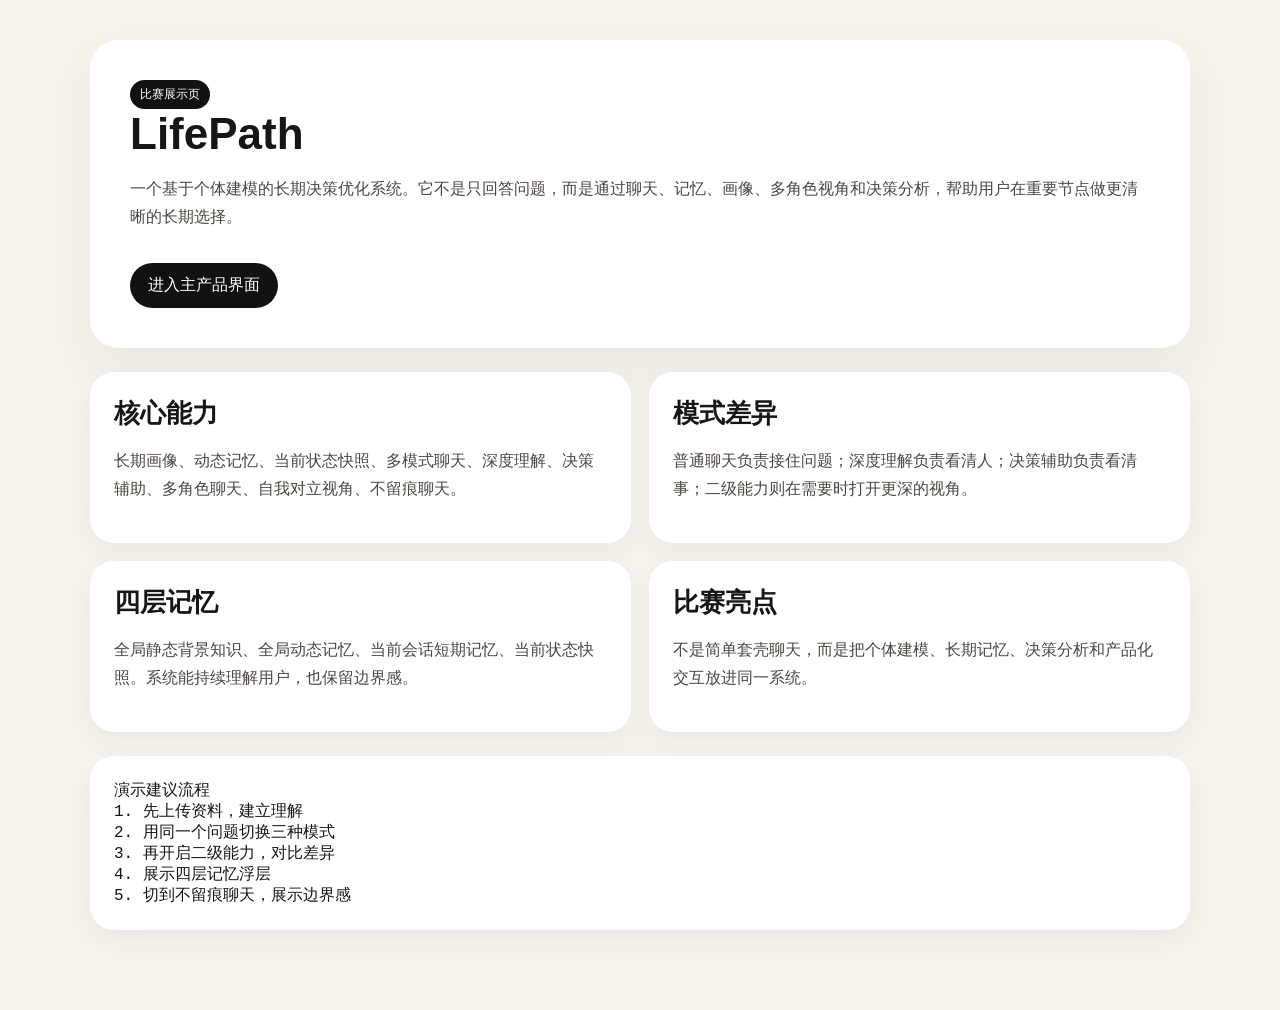
<file: app/frontend/showcase.html>
<!DOCTYPE html>
<html lang="zh-CN">
<head>
  <meta charset="UTF-8" />
  <meta name="viewport" content="width=device-width, initial-scale=1.0" />
  <title>LifePath Showcase</title>
  <style>
    body{margin:0;font-family:Inter,"PingFang SC","Microsoft YaHei",sans-serif;background:#f7f4ee;color:#161616}
    .wrap{max-width:1100px;margin:0 auto;padding:40px 24px 80px}
    .hero{padding:40px;border-radius:28px;background:white;box-shadow:0 20px 60px rgba(0,0,0,.06);margin-bottom:24px}
    h1{font-size:44px;margin:0 0 12px}
    h2{font-size:26px;margin:0 0 14px}
    p{line-height:1.75;color:#4b4741}
    .grid{display:grid;grid-template-columns:repeat(2,minmax(0,1fr));gap:18px;margin-top:20px}
    .card{background:#fff;padding:24px;border-radius:24px;box-shadow:0 10px 30px rgba(0,0,0,.05)}
    .tag{display:inline-block;padding:6px 10px;border-radius:999px;background:#111;color:#fff;font-size:12px;margin-right:8px}
    .flow{white-space:pre-wrap;background:#fff;padding:24px;border-radius:24px;box-shadow:0 10px 30px rgba(0,0,0,.05);font-family:ui-monospace,monospace}
    a.btn{display:inline-block;margin-top:16px;padding:12px 18px;border-radius:999px;background:#111;color:#fff;text-decoration:none}
    @media (max-width: 820px){.grid{grid-template-columns:1fr} h1{font-size:34px}}
  </style>
</head>
<body>
  <div class="wrap">
    <section class="hero">
      <div class="tag">比赛展示页</div>
      <h1>LifePath</h1>
      <p>一个基于个体建模的长期决策优化系统。它不是只回答问题，而是通过聊天、记忆、画像、多角色视角和决策分析，帮助用户在重要节点做更清晰的长期选择。</p>
      <a class="btn" href="/static/index.html">进入主产品界面</a>
    </section>
    <div class="grid">
      <div class="card"><h2>核心能力</h2><p>长期画像、动态记忆、当前状态快照、多模式聊天、深度理解、决策辅助、多角色聊天、自我对立视角、不留痕聊天。</p></div>
      <div class="card"><h2>模式差异</h2><p>普通聊天负责接住问题；深度理解负责看清人；决策辅助负责看清事；二级能力则在需要时打开更深的视角。</p></div>
      <div class="card"><h2>四层记忆</h2><p>全局静态背景知识、全局动态记忆、当前会话短期记忆、当前状态快照。系统能持续理解用户，也保留边界感。</p></div>
      <div class="card"><h2>比赛亮点</h2><p>不是简单套壳聊天，而是把个体建模、长期记忆、决策分析和产品化交互放进同一系统。</p></div>
    </div>
    <div class="flow" style="margin-top:24px">演示建议流程
1. 先上传资料，建立理解
2. 用同一个问题切换三种模式
3. 再开启二级能力，对比差异
4. 展示四层记忆浮层
5. 切到不留痕聊天，展示边界感</div>
  </div>
</body>
</html>
</file>
